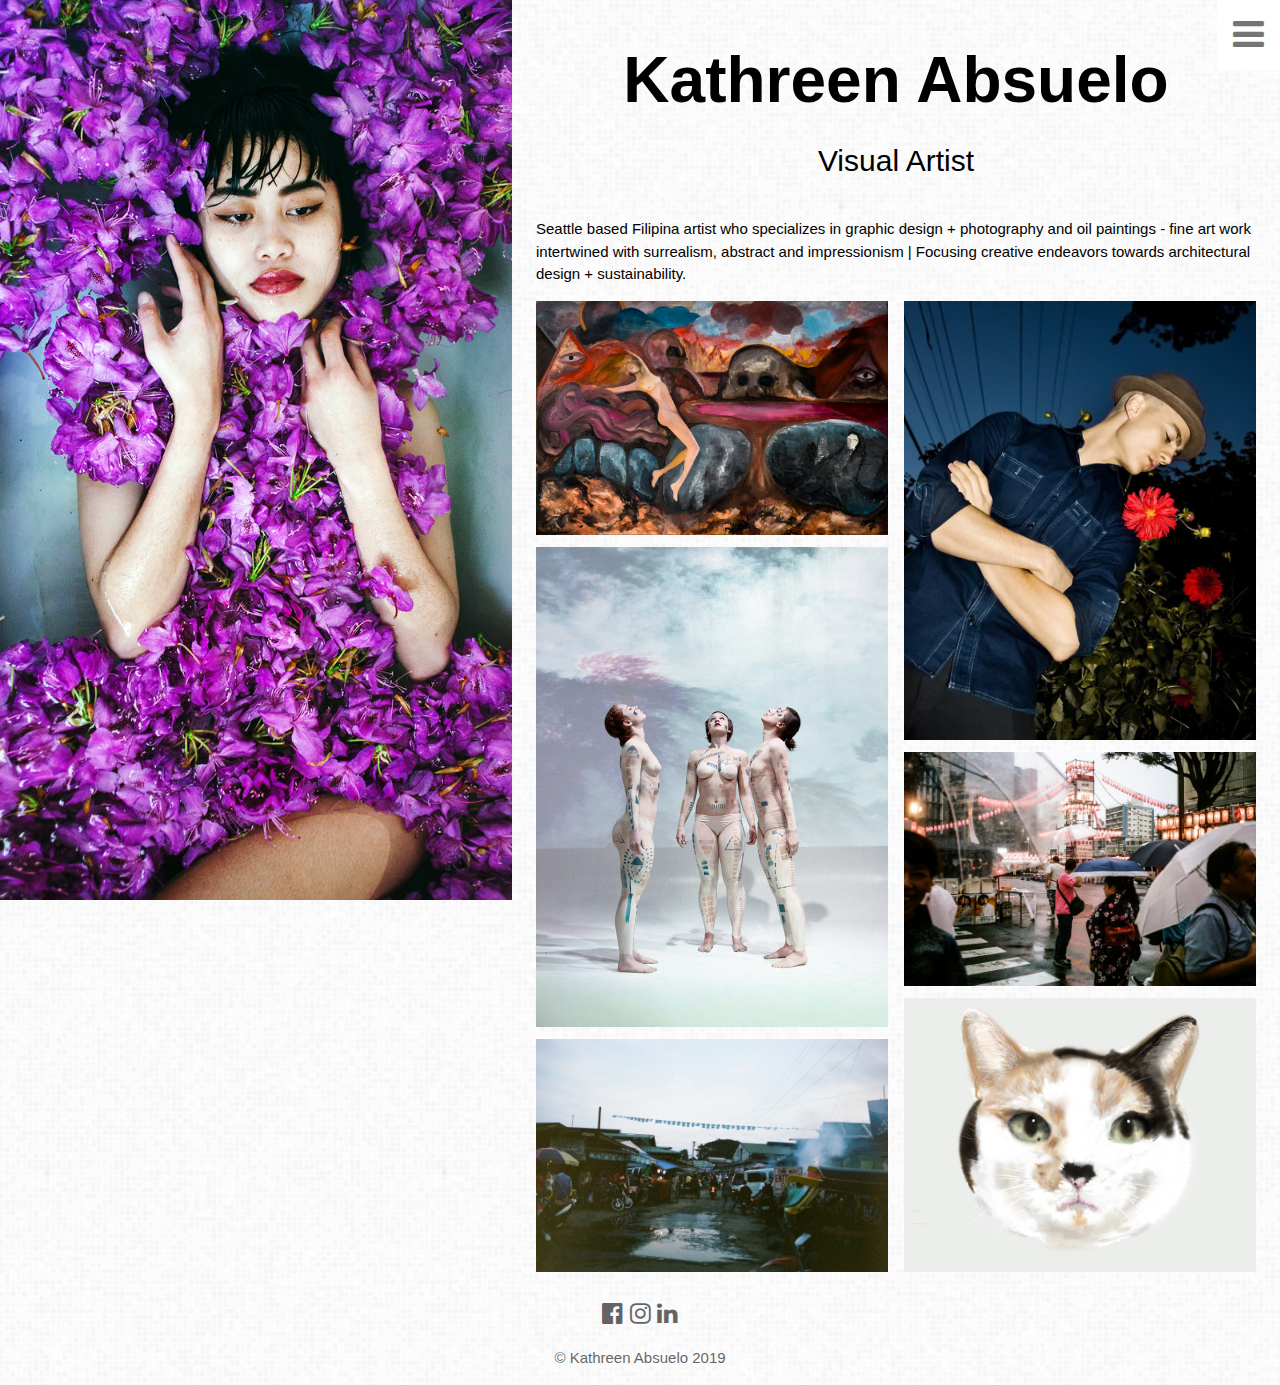
<file: index.html>
<!DOCTYPE html>
<html>
<head>
  <title>Kathreen Absuelo Visual Artist</title>
  <meta charset="UTF-8">
  <meta name="viewport" content="width=device-width, initial-scale=1">
  <link rel="stylesheet" href="https://www.w3schools.com/w3css/4/w3.css">
    <link rel="stylesheet" href="style/style.css">
  <link rel="stylesheet" href="https://fonts.googleapis.com/css?family=Montserrat">
  <link rel="stylesheet" href="https://cdnjs.cloudflare.com/ajax/libs/font-awesome/4.7.0/css/font-awesome.min.css">
    <link rel="stylesheet" href="style/style.css">
</head>
<style>
A {text-decoration: none;}
</style>
<body>

<!-- Sidebar with image -->
<a href="#" title="Portraiture of Kathreen Absuelo by Eleanor Petry">
  <nav class="w3-sidebar w3-hide-medium w3-hide-small" style="width:40%">
  <div class="bgimg"></div>
</a>
</nav>

<!-- Hidden Sidebar (reveals when clicked on menu icon)-->
<nav class="w3-sidebar w3-white w3-animate-right w3-xxlarge" style="display:none;padding-top:150px;right:0;z-index:2" id="mySidebar">
  <a href="javascript:void(0)" onclick="closeNav()" class="w3-button w3-white w3-xxxlarge w3-display-topright" style="padding:0 12px;">
    <i class="fa fa-remove"></i>
  </a>
  <div class="w3-bar-block w3-center">
    <a href="#" class="w3-bar-item w3-button w3-text-grey w3-hover-white" onclick="closeNav()">Home</a>
    <a href="pages/aboutme.html" class="w3-bar-item w3-button w3-text-grey w3-hover-white" onclick="closeNav()">About</a>
    <a href="pages/portfolio.html" class="w3-bar-item w3-button w3-text-grey w3-hover-white" onclick="closeNav()">Portfolio</a>
    <a href="pages/exhibitions.html" class="w3-bar-item w3-button w3-text-grey w3-hover-white" onclick="closeNav()">Exhibitions</a>
    <a href="pages/contact.html" class="w3-bar-item w3-button w3-text-grey w3-hover-white" onclick="closeNav()">Contact</a>
  </div>
</nav>

<!-- Page Content -->
<div class="w3-main w3-padding-large" style="margin-left:40%">

  <!-- Menu icon to open sidebar -->
  <span class="w3-button w3-top w3-white w3-xxlarge w3-text-grey w3-hover-text-black" style="width:auto;right:0;" onclick="openNav()"><i class="fa fa-bars"></i></span>

  <!-- Header -->
  <header class="w3-container w3-center" style="padding:10px 16px" id="home">
    <h1 class="w3-jumbo"><b>Kathreen Absuelo</b></h1>
    <h2>Visual Artist</h2>

<!-- <div class="design-element element-size-box user-selectable-element clickable-element has-popup video-player is-section-child" id="id1532212513594" data-element-id="id1532212513594" style="center: 50%; top: 37px; margin-center:px; 0z-index: 7;">
<div class="element-main-box design-element-main-box user-selectable-element clickable-element has-popup video-player" data-element-id="id1532212513594" style="z-index: 7;">
  <div class="element-background-layer element-border-target design-element-background-layer user-selectable-element clickable-element has-popup video-player" data-element-id="id1532212513594">
  </div><div class="element-background-image design-element-background-image state-displayed image-box-new optimize-speed state-image-loaded">
  <div class="image-box-image-wrapper horizontal-center vertical-center stretchedToFill non-tile-layout use-image-element" style="width: 960px; height: 478px;">
    <div class="image-box-background-image" style="background-image: url(&quot;https://i.ytimg.com/vi/SNt8syFGD6U/maxresdefault.jpg&quot;);"></div><img class="image-box-image-new" src="https://i.ytimg.com/vi/SNt8syFGD6U/maxresdefault.jpg" width="960" height="720" style="width: 960px; height: 720px; margin-top: -121px; margin-left: 0px;">
</div>
</div>
<div class="element-border-box element-border-target element-padding-box design-element-border-box user-selectable-element clickable-element has-popup video-player" data-element-id="id1532212513594" style="border-color: rgb(255, 255, 255); border-style: solid;">
  <div class="element-content-box design-element-content-box user-selectable-element clickable-element has-popup video-player" data-element-id="id1532212513594">
  <div class="content-container content-container-type element-size-box element-size-target user-selectable-element clickable-element has-popup video-player" data-element-id="id1532212513594" style="width: 960px; min-height: 477px;"><div class="video-icon-holder content-centered absolute-fill vertically-center-children state-displayed">
    <span><span class="icon-holder block">
      <span class="icon image-sprite-video-play-button inline-block">
      </span></span></span>
    </div>
    <div class="video-player-holder absolute-fill element-content state-hidden">
    </div></div></div></div></div></div> -->
    </header>
  <!-- Body Description? -->
  <p>Seattle based Filipina artist who specializes in graphic design + photography and oil paintings - fine art work intertwined with surrealism, abstract and impressionism | Focusing creative endeavors towards architectural design + sustainability.
  </p>
  <!-- Page Two Testing -->
  <body>
        <!-- <h1> Welcome </h1>
        <p> hi hi </p> -->
        <!-- <a href="pages/aboutme.html" target="_self">About Me</a> -->
      </body>

  <!-- Portfolio Section -->
  <!-- <div class="w3-padding-32 w3-content" id="portfolio">
    <h2 class="w3-text-grey">My Portfolio</h2>
    <hr class="w3-opacity"> -->

    <!-- Grid for photos -->
    <div class="w3-row-padding" style="margin:0 -16px">
      <div class="w3-half">
        <img src="images/c'est une vrai catastrophe.jpg" style="width:100%">
        <img src="images/iconic.jpg" style="width:100%">
        <img src="images/valencia.jpg" style="width:100%">
      </div>

      <div class="w3-half">
        <img src="images/sean-flower.jpg" style="width:100%">
        <img src="images/tokyo.jpg" style="width:100%">
        <img src="images/cali.jpg" style="width:100%">
        <!-- <img src="w3images/p6.jpg" style="width:100%"> -->
      </div>
    <!-- End photo grid -->
    </div>
  <!-- End Portfolio Section -->
  </div>

  <!-- About Section -->
  <!-- <div class="w3-content w3-justify w3-text-grey w3-padding-32" id="about">
    <h2>About</h2>
    <hr class="w3-opacity">
    <p></p> -->

  <!-- End About Section -->
  </div>


  <!-- Footer -->
  <footer class="w3-container w3-padding-300 w3-none w3-center w3-opacity w3-xlarge" style="margin:0px">
    <a href="https://www.facebook.com/kathreenabsuelo" target="_blank">
      <i class="fa fa-facebook-official w3-hover-opacity"></i>
    </a>
    <a href="https://www.instagram.com/kathreenabsuelo" target="_blank">
      <i class="fa fa-instagram w3-hover-opacity"></i>
    </a>
    <a href="https://www.linkedin.com/in/kathreenabsuelo"
    </a>
    <i class="fa fa-linkedin w3-hover-opacity"></i>
    <p class="w3-medium">© Kathreen Absuelo 2019</a></p>
  <!-- End footer -->

  </footer>

<!-- END PAGE CONTENT -->


</div>

<script>
// Open and close sidebar
function openNav() {
    document.getElementById("mySidebar").style.width = "60%";
    document.getElementById("mySidebar").style.display = "block";
}

function closeNav() {
    document.getElementById("mySidebar").style.display = "none";
}
</script>

</body>
</html>
</file>
<file: style/style.css>
body, h1,h2,h3,h4,h5,h6 {font-family: "Century Gothic", sans-serif}
.w3-row-padding img {margin-bottom: 12px}
.bgimg {
    background-position: center;
    background-repeat: no-repeat;
    background-size: cover;
    background-image: url('../images/kabyepetry.jpg');
    min-height: 100%;
}
body {
  background-position: center;
  background-repeat: repeat;
  background-size: auto;
  background-image: url('../images/grey.png');
}
</file>
